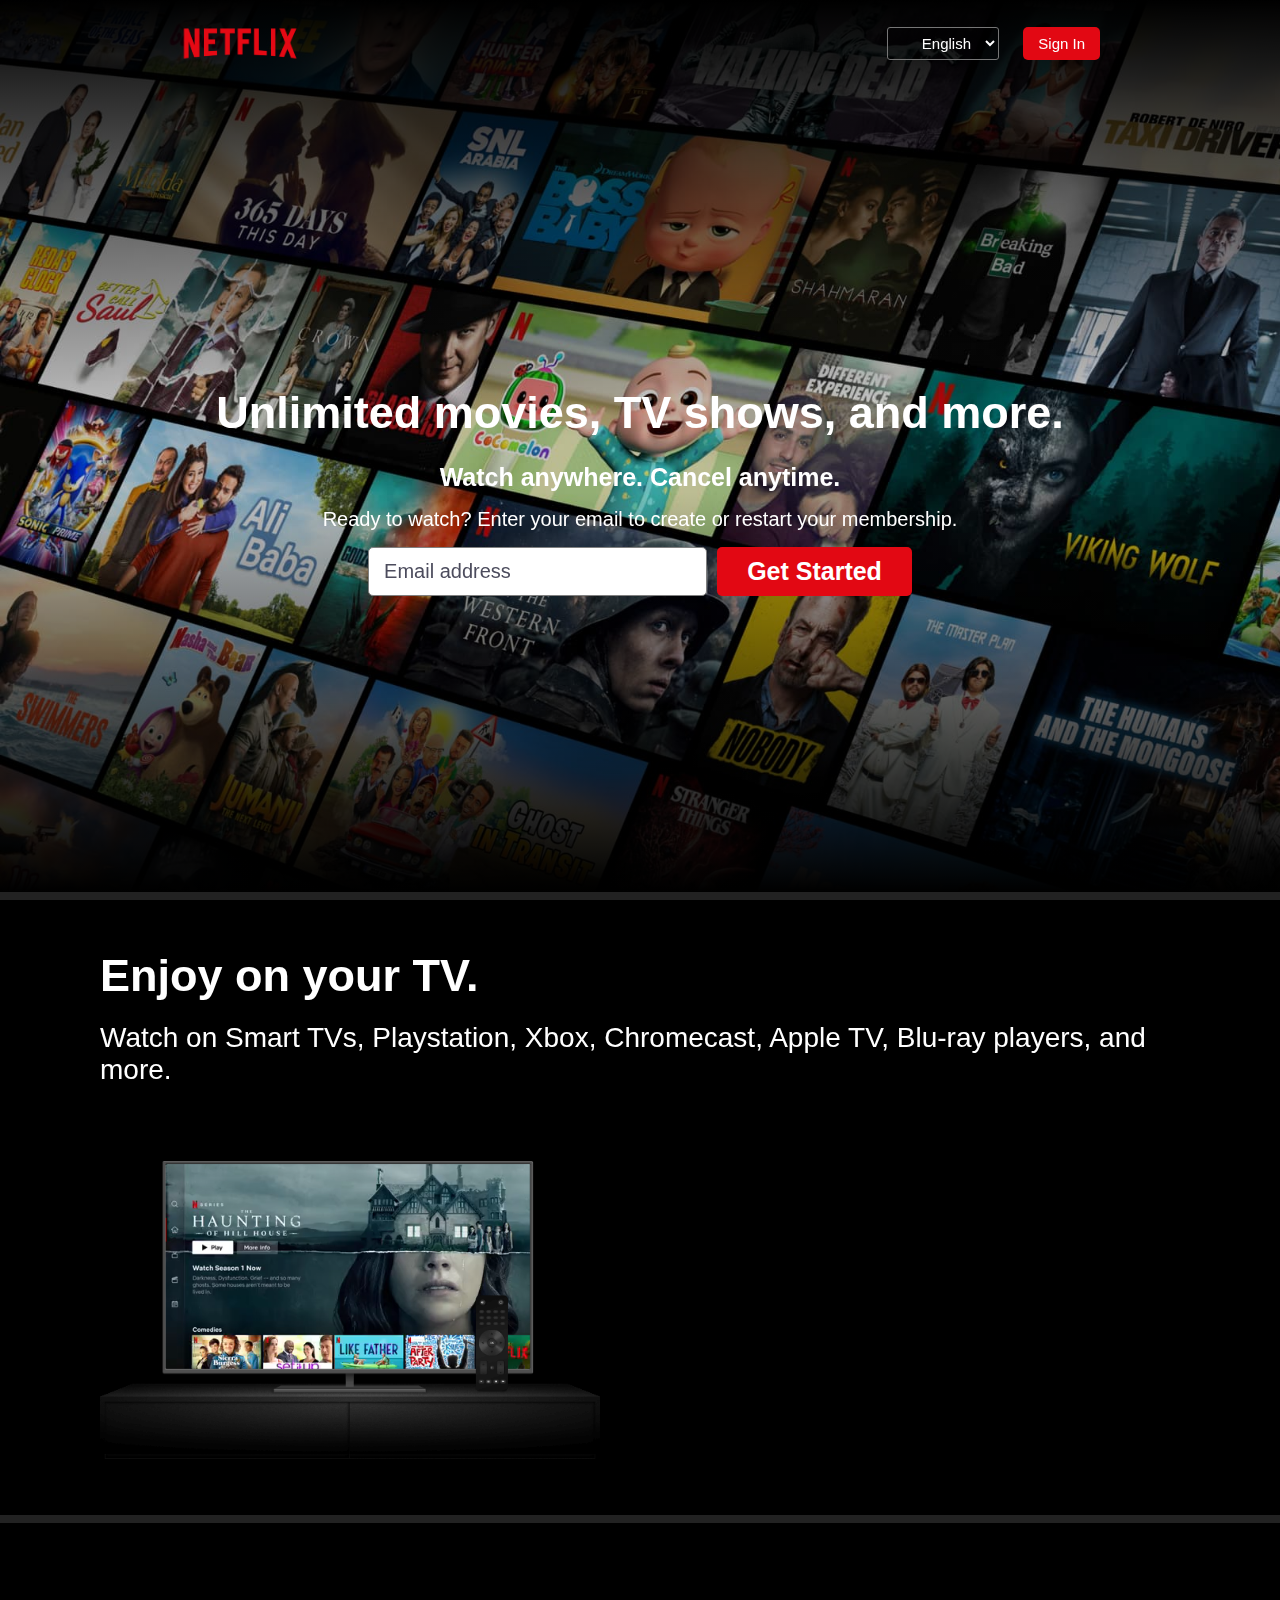
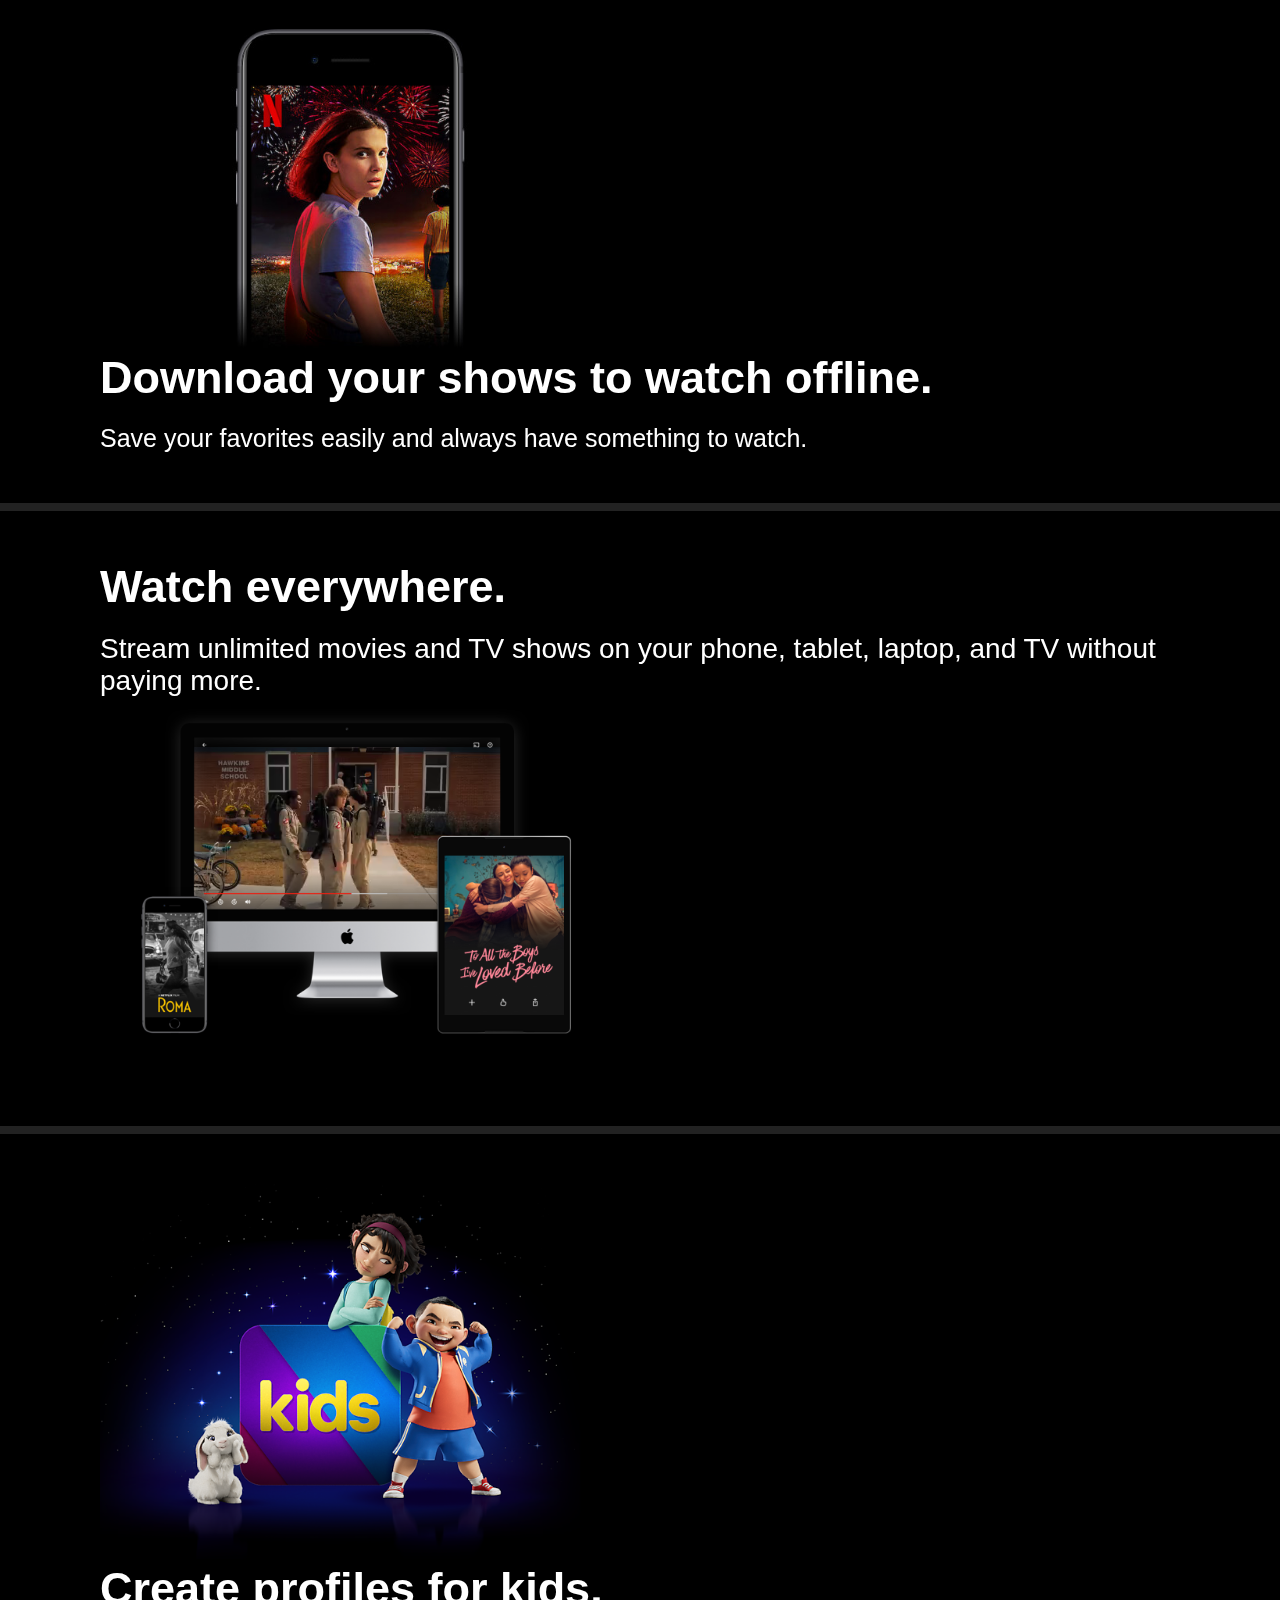
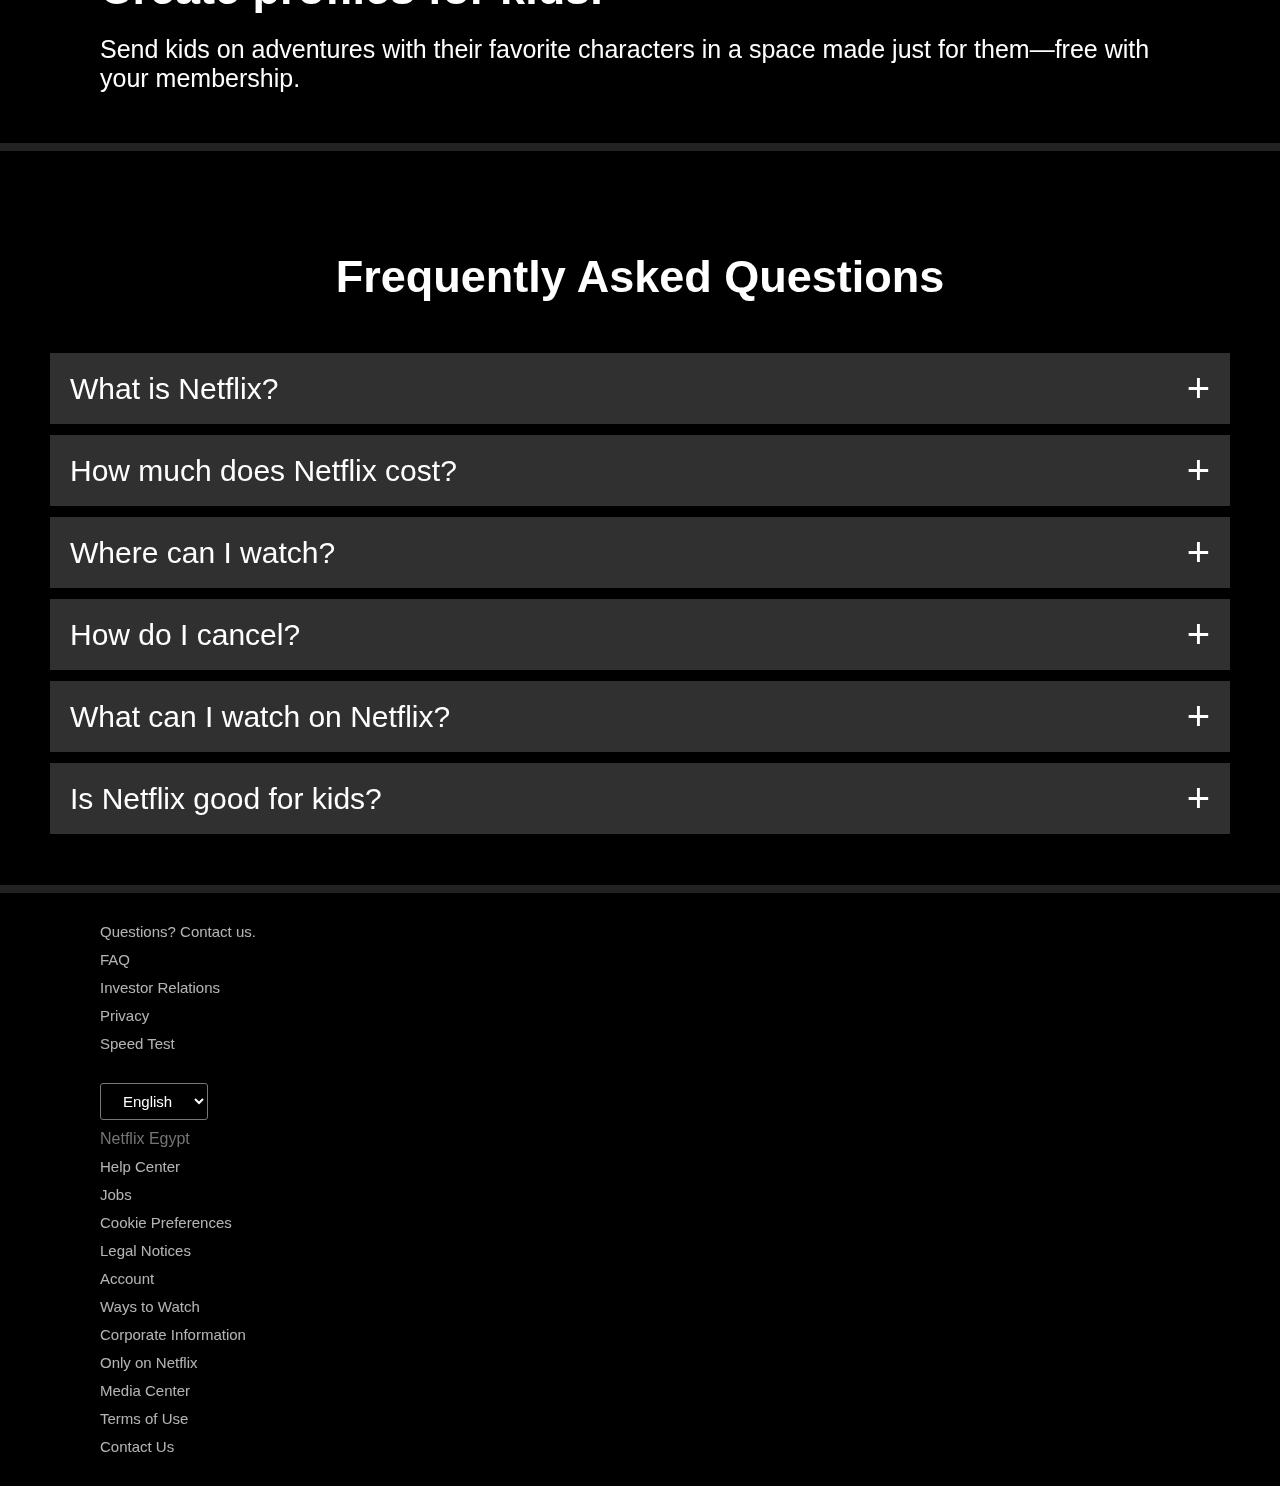
<file: index.html>
<!DOCTYPE html>
<html lang="en">

<head>
    <meta charset="UTF-8">
    <meta http-equiv="X-UA-Compatible" content="IE=edge">
    <meta name="viewport" content="width=device-width, initial-scale=1.0">
    <link rel="shortcut icon" href="images/nficon2016.ico" type="image/x-icon">
    <!-- bootstrap -->
    <link rel="stylesheet" href="https://cdn.jsdelivr.net/npm/bootstrap@4.6.1/dist/css/bootstrap.min.css"
        integrity="sha384-zCbKRCUGaJDkqS1kPbPd7TveP5iyJE0EjAuZQTgFLD2ylzuqKfdKlfG/eSrtxUkn" crossorigin="anonymous">
    <!-- fontawesome  -->
    <link rel="stylesheet" href="https://cdnjs.cloudflare.com/ajax/libs/font-awesome/6.3.0/css/all.min.css"
        integrity="sha512-SzlrxWUlpfuzQ+pcUCosxcglQRNAq/DZjVsC0lE40xsADsfeQoEypE+enwcOiGjk/bSuGGKHEyjSoQ1zVisanQ=="
        crossorigin="anonymous" referrerpolicy="no-referrer" />
        <!-- css  -->
    <link rel="stylesheet" href="css/style.css">
    <title>Netflix</title>
</head>

<body>
    <!-- header  -->
    <header>
        <img src="images/Logonetflix.png" alt="">
        <div class="selectmenu">
            <i class="fa-solid fa-globe"></i>
            <select name="">
                <option value="en">English</option>
                <option value="ar">Arabic</option>
            </select>
            <a href="sign.html">Sign In</a>
        </div>
    </header>
    <!-- first section -->
    <section class="Fsec">

        <div>
            <h2>
                Unlimited movies, TV  shows, and more.
            </h2>
            <h3>
                Watch anywhere. Cancel anytime.
            </h3>
            <p>
                Ready to watch? Enter your email to create or restart your membership.
            </p>
            <form action="">
                <input type="email" name="email" placeholder="Email address">
                <button type="submit">Get Started <i class="fa-solid fa-angle-right"></i></button>
            </form>
        </div>
    </section>

    <!-- second section  -->
    <section class="videoSec container-fluid">
        <div class="row align-items-center">
            <div class="col-lg-6 col-md-12 col-sm-12">
                <div>
                    <h3>Enjoy on your TV.</h3>
                    <p>Watch on Smart TVs, Playstation, Xbox, Chromecast, Apple TV, Blu-ray players, and more.</p>
                </div>
            </div>
            <div class="col-lg-6 col-md-12 col-sm-12">
                <div class="videoSecDiv">
                    <img src="images/tv.png" alt="">
                    <video autoplay muted loop>
                        <source src="images/video-tv-0819.m4v" >
                    </video>

                </div>
            </div>
        </div>
    </section>
    <!-- third section  -->

    <section class="imgSec container-fluid">
        <div>
            <div class="row align-items-center">
                <div class="col-lg-6 col-md-12 col-sm-12">
                    <img src="images/mobile-0819.jpg" alt="">
                </div>
                <div class="col-lg-6 col-md-12 col-sm-12">

                    <div>
                        <h3>Download your shows to watch offline.</h3>
                        <p>Save your favorites easily and always have something to watch.</p>
                    </div>
                </div>
            </div>
        </div>
    </section>
    <!-- fourth section  -->

    <section class="videoSec container-fluid">
        <div class="row align-items-center">
            <div class="col-lg-6 col-md-12 col-sm-12">
                <div>
                    <h3>Watch everywhere.</h3>
                    <p>Stream unlimited movies and TV shows on your phone, tablet, laptop, and TV without paying
                        more.</p>

                </div>
            </div>
            <div class="col-lg-6 col-md-12 col-sm-12">

                <div class="videoSecDiv2">
                    <img src="images/device-pile.png" alt="">
                    <video autoplay muted loop>
                        <source src="images/video-devices.m4v">
                    </video>

                </div>
            </div>
        </div>
    </section>
    <!-- fifth section  -->

    <section class="imgSec container-fluid">
        <div class="row align-items-center">
            <div class="col-lg-6 col-md-12 col-sm-12">
                <img src="images/AAAABdFTpLmANuJpYneLq8L5m7CunMCi8e8Nl4y7xaPVWzG3IeoDoq17egTQAthApKg_4sdRWdwuR8KadWu1frjL3JQImpwq.png"
                    alt="">
            </div>
            <div class="col-lg-6 col-md-12 col-sm-12">

                <div>
                    <h3>Create profiles for kids.</h3>
                    <p>Send kids on adventures with their favorite characters in a space made just for them—free
                        with your
                        membership.</p>
                </div>
            </div>
        </div>

    </section>
    <section class="lastSec">
        <h3>Frequently Asked Questions</h3>
        <div class="list">
            <button class="accordion">What is Netflix?</button>
            <div class="panel">
                <p>
                    Netflix is a streaming service that offers a wide variety of award-winning TV shows, movies, anime,
                    documentaries, and more on thousands of internet-connected devices.
                </p>
            </div>

            <button class="accordion">How much does Netflix cost?</button>
            <div class="panel">
                <p>Watch Netflix on your smartphone, tablet, Smart TV, laptop, or streaming device, all for one fixed
                    monthly fee. Plans range from EGP120 to EGP200 a month. No extra costs, no contracts.</p>
            </div>

            <button class="accordion">Where can I watch?</button>
            <div class="panel">
                <p> Watch anywhere, anytime. Sign in with your Netflix account to watch instantly on the web at
                    netflix.com from your personal computer or on any internet-connected device that offers the Netflix
                    app, including smart TVs, smartphones, tablets, streaming media players and game consoles.

                    You can also download your favorite shows with the iOS, Android, or Windows 10 app. Use downloads to
                    watch while you're on the go and without an internet connection. Take Netflix with you anywhere.
                </p>
            </div>
            <button class="accordion">How do I cancel?</button>
            <div class="panel">
                <p> Netflix is flexible. There are no pesky contracts and no commitments. You can easily cancel your
                    account online in two clicks. There are no cancellation fees – start or stop your account anytime.
                </p>
            </div>
            <button class="accordion">What can I watch on Netflix?</button>
            <div class="panel">
                <p> Netflix has an extensive library of feature films, documentaries, TV shows, anime, award-winning
                    Netflix originals, and more. Watch as much as you want, anytime you want.</p>
            </div>
            <button class="accordion">Is Netflix good for kids?</button>
            <div class="panel">

                <p> The Netflix Kids experience is included in your membership to give parents control while kids enjoy
                    family-friendly TV shows and movies in their own space.

                    Kids profiles come with PIN-protected parental controls that let you restrict the maturity rating of
                    content kids can watch and block specific titles you don’t want kids to see. </p>
            </div>


        </div>
    </section>
    <!-- footer -->
    <footer>
        <div class="container">

            <a href="">Questions? Contact us.</a>
            <div class="row">

                <div class="col-md-3 col-sm-12">
                    <div>
                        <ul>
                            <li><a href="#">FAQ</a> </li>
                            <li><a href="#">Investor Relations</a> </li>
                            <li><a href="#">Privacy</a> </li>
                            <li><a href="#">Speed Test</a> </li>
                            <li>
                                <select name="">
                                    <option value="en">English</option>
                                    <option value="ar">Arabic</option>
                                </select>
                            </li>

                        </ul>

                        <p>Netflix Egypt</p>
                    </div>
                </div>
                <div class="col-md-3 col-sm-12">
                    <ul>
                        <li><a href="#">Help Center</a> </li>
                        <li><a href="#">Jobs</a> </li>
                        <li><a href="#">Cookie Preferences</a> </li>
                        <li><a href="#">Legal Notices</a> </li>

                    </ul>
                </div>
                <div class="col-md-3 col-sm-12">
                    <ul>
                        <li><a href="#">Account</a> </li>
                        <li><a href="#">Ways to Watch</a> </li>
                        <li><a href="#">Corporate Information</a> </li>
                        <li><a href="#">Only on Netflix</a> </li>

                    </ul>
                </div>
                <div class="col-md-3 col-sm-12">
                    <ul>
                        <li><a href="#">Media Center</a> </li>
                        <li><a href="#">Terms of Use</a> </li>
                        <li><a href="#">Contact Us</a> </li>


                    </ul>
                </div>
            </div>
        </div>





    </footer>
    <script src="https://cdn.jsdelivr.net/npm/jquery@3.5.1/dist/jquery.slim.min.js"
        integrity="sha384-DfXdz2htPH0lsSSs5nCTpuj/zy4C+OGpamoFVy38MVBnE+IbbVYUew+OrCXaRkfj"
        crossorigin="anonymous"></script>
    <script src="https://cdn.jsdelivr.net/npm/popper.js@1.16.1/dist/umd/popper.min.js"
        integrity="sha384-9/reFTGAW83EW2RDu2S0VKaIzap3H66lZH81PoYlFhbGU+6BZp6G7niu735Sk7lN"
        crossorigin="anonymous"></script>
    <script src="https://cdn.jsdelivr.net/npm/bootstrap@4.6.1/dist/js/bootstrap.min.js"
        integrity="sha384-VHvPCCyXqtD5DqJeNxl2dtTyhF78xXNXdkwX1CZeRusQfRKp+tA7hAShOK/B/fQ2"
        crossorigin="anonymous"></script>
    <script src="js/main.js"></script>
</body>

</html>
</file>
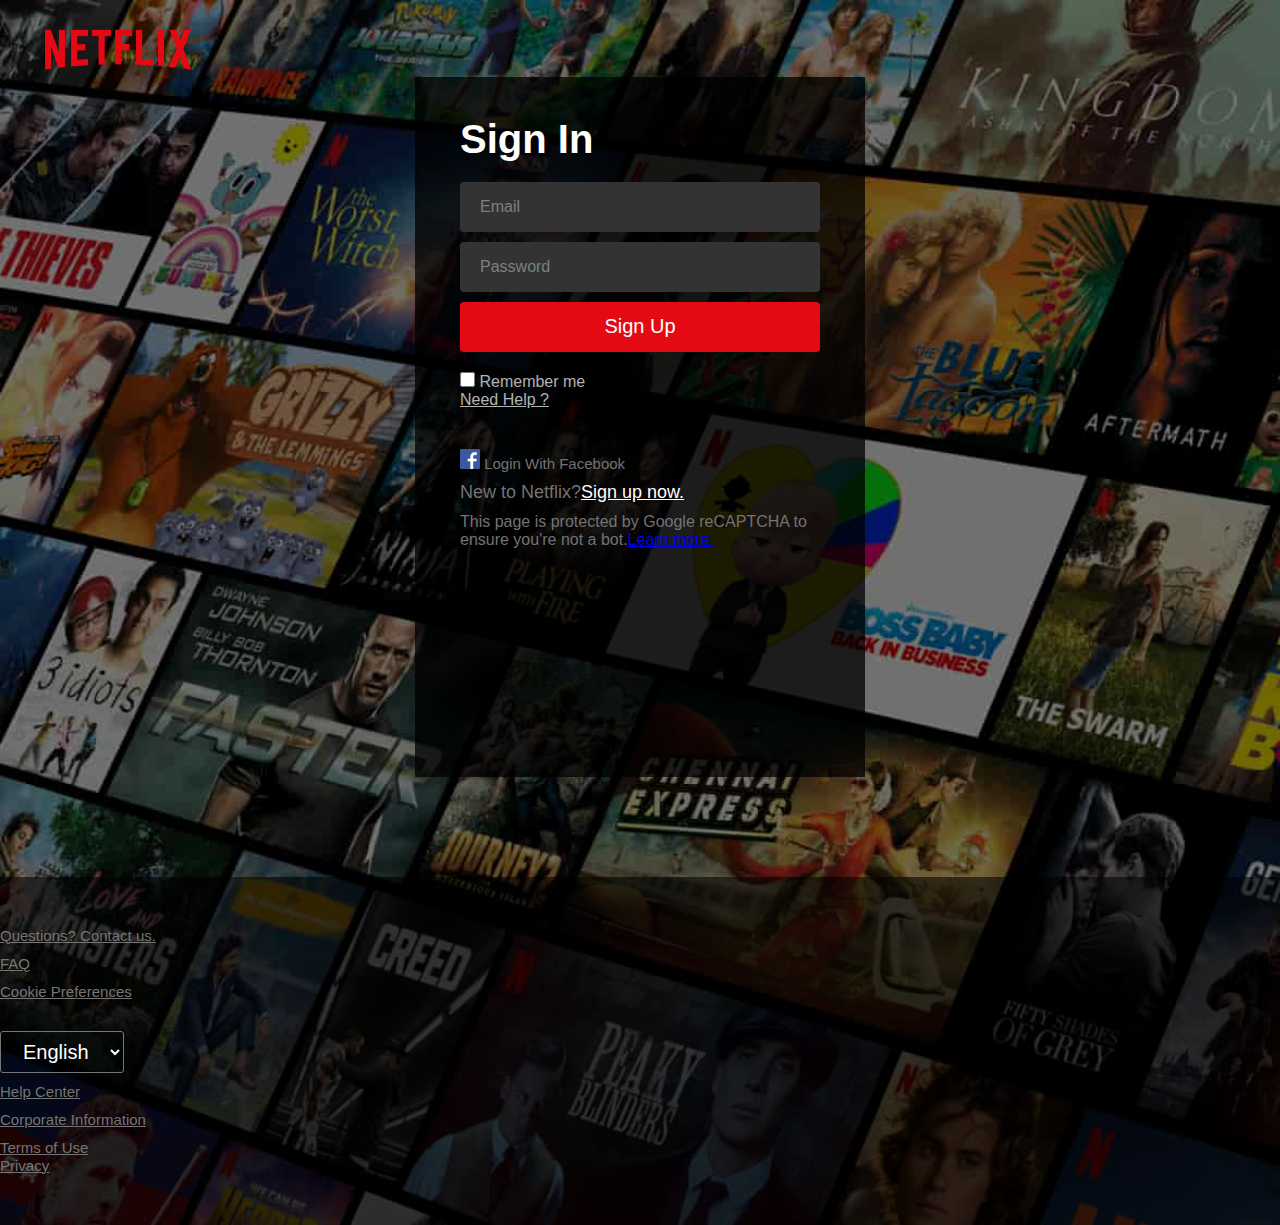
<file: sign.html>
<!DOCTYPE html>
<html lang="en">

<head>
    <meta charset="UTF-8">
    <meta http-equiv="X-UA-Compatible" content="IE=edge">
    <meta name="viewport" content="width=device-width, initial-scale=1.0">
    <link rel="shortcut icon" href="images/netflix_PNG15.png" type="image/x-icon">
    <link rel="stylesheet" href="https://cdn.jsdelivr.net/npm/bootstrap@4.6.1/dist/css/bootstrap.min.css"
        integrity="sha384-zCbKRCUGaJDkqS1kPbPd7TveP5iyJE0EjAuZQTgFLD2ylzuqKfdKlfG/eSrtxUkn" crossorigin="anonymous">

    <link rel="stylesheet" href="css/sign.css">
    <title>Netflix</title>
</head>

<body>


    <section class="mainsection">

        <header>
            <a href="index.html"> <img src="images/Logonetflix.png" alt=""></a>
        </header>
        <div class="maindiv">
            <form method="post" action="main.html" onkeydown="valid();" autocomplete="off">
                <h3>Sign In</h3>
                <input type="email" name="email" id="email" placeholder="Email" required>
                <p id="emailError"></p>
                <input type="password" name="password" id="password" placeholder="Password" required>
                <p id="passwordError"></p>
                <button type="submit" id="submitBtn">Sign Up</button>
                <div class="d-flex justify-content-between signup">
                    <div>
                        <input type="checkbox" name="Rememberme" id="">
                        <label>Remember me</label>
                    </div>
                    <a href="#">Need Help ?</a>
                </div>
                <div class="loginface">
                    <a href=""> <img src="images/FB-f-Logo__blue_57.png" alt=""> Login With Facebook</a>
                </div>
                <div class="signupl">
                    <p>New to Netflix?</p> <a href="index.html">Sign up now.</a>
                </div>

                <p class="learn">This page is protected by Google reCAPTCHA to ensure you're not a bot.<a href="#">Learn
                        more.</a></p>
            </form>
        </div>
    </section>
    <footer>
        <div class="container">
            <a href="">Questions? Contact us.</a>
            <div class="row">
                <div class="col-md-3">
                    <ul>
                        <li><a href="#">FAQ</a></li>
                        <li><a href="#">Cookie Preferences</a></li>
                        <li>
                            <select name="">
                                <option value="en">English</option>
                                <option value="ar">Arabic</option>


                            </select>
                        </li>

                    </ul>

                </div>
                <div class="col-md-3">
                    <ul>
                        <li><a href="#">Help Center</a></li>
                        <li><a href="#">Corporate Information</a></li>

                    </ul>
                </div>
                <div class="col-md-3">
                    <a href="#">Terms of Use</a>
                </div>
                <div class="col-md-3">
                    <a href="#">Privacy</a>

                </div>
            </div>
        </div>
    </footer>
    <script src="https://cdn.jsdelivr.net/npm/jquery@3.5.1/dist/jquery.slim.min.js"
        integrity="sha384-DfXdz2htPH0lsSSs5nCTpuj/zy4C+OGpamoFVy38MVBnE+IbbVYUew+OrCXaRkfj"
        crossorigin="anonymous"></script>
    <script src="https://cdn.jsdelivr.net/npm/popper.js@1.16.1/dist/umd/popper.min.js"
        integrity="sha384-9/reFTGAW83EW2RDu2S0VKaIzap3H66lZH81PoYlFhbGU+6BZp6G7niu735Sk7lN"
        crossorigin="anonymous"></script>
    <script src="https://cdn.jsdelivr.net/npm/bootstrap@4.6.1/dist/js/bootstrap.min.js"
        integrity="sha384-VHvPCCyXqtD5DqJeNxl2dtTyhF78xXNXdkwX1CZeRusQfRKp+tA7hAShOK/B/fQ2"
        crossorigin="anonymous"></script>
    <script src="js/sign.js"></script>
</body>

</html>
</file>
<file: css/style.css>
* {
    margin: 0;
    padding: 0;
    box-sizing: border-box;
}

body {
    background-color: black;
    font-family: Netflix Sans, Helvetica Neue, Segoe UI, Roboto, Ubuntu, sans-serif;
}

header {
    display: flex;
    align-items: center;
    justify-content: space-between;
    padding: 25px 180px 0px;
    position: absolute;
    top: 0;
    left: 0;
    width: 100%;
    z-index: 2;
}

header img {
    width: 13%;
}

header select {
    outline: none;
    background-color: transparent;
    color: white;
    padding: 6px 10px 6px 30px;
    font-size: 15px;
    margin-right: 20px;
    border-radius: 3px;
}

header select:focus {
    outline: 1px solid white;
}


header select option {
    background-color: gray;
}

header .selectmenu {
    position: relative;
}

header .selectmenu .fa-globe {
    color: white;
    position: absolute;
    left: 10px;
    top: 10px;
}

header a {
    padding: 8px 15px;
    font-weight: 500;
    font-size: 15px;
    text-decoration: none;
    background-color: #e20813;
    color: white;
    border-radius: 5px;
}

header a:hover {
    color: white;
    text-decoration: none;
}

/***************first section**********************/
.Fsec {
    min-height: 100vh;
    background-image: url(../images/EG-en-20230206-popsignuptwoweeks-perspective_alpha_website_large.jpg);
    background-size: cover;
    display: flex;
    justify-content: center;
    align-items: center;
    position: relative;
    border-bottom: 8px solid #222;
}

.Fsec::before {
    content: '';
    position: absolute;
    top: 0;
    left: 0;
    width: 100%;
    height: 400px;
    z-index: 1;
    background: linear-gradient(to bottom, #000, transparent);
}

.Fsec::after {
    content: '';
    position: absolute;
    bottom: 0;
    left: 0;
    width: 100%;
    height: 400px;
    z-index: 1;
    background: linear-gradient(to top, #000, transparent);
}

.Fsec div {
    text-align: center;
    z-index: 2;
}

.Fsec h2 {
    font-size: 45px;
    margin-top: 80px;
    color: #fff;
    line-height: 74.5px;
    font-weight: 900;
    letter-spacing: 0;
}

.Fsec h3 {
    font-size: 25px;
    margin: 12px 0px 16px;
    color: white;
}

.Fsec p {
    font-size: 20px;
    margin: 16px 0px;
    color: white;
    font-weight: 500;
}

.Fsec form {
    display: flex;
    justify-content: center;
    align-items: center;
    margin-top: 10px;
}

.Fsec form input[type="email"] {
    padding: 12px 50px 12px 5px;
    width: 40%;
    outline: none;
    border: 1px solid gray;
    font-size: 20px;
    margin-right: 10px;
    border-radius: 5px;
}

.Fsec form input[type="email"]::placeholder {
    color: #4c4c5d;
    font-size: 20px;
    text-indent: 10px;
}

.Fsec form button {
    padding: 10px 30px;
    font-weight: 600;
    border: none;
    background-color: #e20813;
    color: white;
    font-size: 25px;
    border-radius: 5px;

}

/***************second section********************/
.videoSec {
    color: white;
    border-bottom: 8px solid #222;
    padding: 40px 180px;
    text-align: left;
}

.videoSec h3 {
    font-size: 45px;
    font-weight: 900;
}

.videoSec p {
    font-size: 24px;
    font-weight: 400;
    margin-top: 20px;
}

.videoSec .videoSecDiv {
    position: relative;
}

.videoSec .videoSecDiv img {
    width: 600px;
}

.videoSec .videoSecDiv video {
    width: 480px;
    position: absolute;
    top: 70px;
    left: 64px;
    z-index: -1;
}

/************third section***************/
.imgSec {
    color: white;
    border-bottom: 8px solid #222;
    padding: 40px 180px;
}

.imgSec div h3 {
    font-size: 45px;
    font-weight: 900;
}

.imgSec div p {
    font-size: 25px;
    font-weight: 400;
    margin-top: 20px;
}

.imgSec img {
    width: 600px;

}

/*********fourth section************/
.videoSecDiv2 {
    position: relative;
}

.videoSec .videoSecDiv2 img {
    width: 600px;
}

.videoSec .videoSecDiv2 video {
    width: 350px;
    position: absolute;
    top: 50px;
    left: 120px;
    z-index: -1;

}

/********last section**********/
.lastSec {
    padding: 50px 150px;
    border-bottom: 8px solid #222;
}

.lastSec h3 {
    text-align: center;
    color: white;
    font-size: 45px;
    margin: 50px 0;
    font-weight: 900;
}

.list {
    width: 95%;
    margin: auto;
}

.accordion {
    background-color: #303030;
    color: white;
    cursor: pointer;
    padding: 13px 20px;
    width: 100%;
    border: none;
    text-align: left;
    outline: none;
    font-size: 30px;
    transition: 0.4s;
    border-bottom: 1px solid black;
    margin-top: 10px;
    display: flex;
    align-items: center;
    justify-content: space-between;
}

.accordion::after {
    content: '\002B';
    color: white;
    float: right;
    font-size: 40px;
    margin-left: 5px;
}

.active::after {
    content: "\2212";
}

.panel {
    background-color: #303030;
    font-size: 20px;
    padding: 0 20px;
    max-height: 0;
    color: white;
    overflow: hidden;
    transition: max-height 0.2s ease-out;
}

/**************footer****************/
footer {
    padding: 30px 100px;
}

footer a {
    color: rgba(255, 255, 255, 0.7);
    text-decoration: none;
    font-size: 15px;
}

footer a:hover {
    color: rgba(255, 255, 255, 0.7);

}

footer ul li {
    margin-top: 10px;
    list-style: none;
}

footer select {
    outline: none;
    background-color: transparent;
    color: white;
    padding: 8px 18px;
    font-size: 15px;
    margin-right: 20px;
    border-radius: 3px;
    margin-top: 20px;
}

footer select option {
    background-color: gray;
}

footer p {
    color: #757575;
    margin-top: 10px;
}

@media only screen and (max-width:1400px) {

    /***second and fourth section******/
    .videoSec {
        padding: 50px 100px;
    }

    .videoSec .videoSecDiv img {
        width: 500px;
    }

    .videoSec .videoSecDiv video {
        width: 380px;
    }

    .videoSec p {
        font-size: 28px;
    }

    /***fourth section****/

    .videoSec .videoSecDiv2 img {
        width: 500px;
    }

    .videoSec .videoSecDiv2 video {
        width: 320px;
        position: absolute;
        top: 50px;
        left: 90px;
        z-index: -1;

    }

    /****third and fifth section *****/
    .imgSec {
        padding: 50px 100px;
    }

    .imgSec img {
        width: 500px;
    }

    /****last section******/
    .lastSec {
        padding: 50px;

    }

    .list {
        width: 100%;

    }
}

@media only screen and (max-width:992px) {
    header img {
        width: 20%;
    }

    /******first section**********/
    .Fsec h2 {
        font-size: 54px;
    }

    .Fsec h3 {
        font-size: 25px;
    }

    .Fsec p {
        font-size: 15px;
    }

    .Fsec form input[type="email"] {
        padding: 18px 20px;
        font-size: 20px;
    }

    .Fsec form input[type="submit"] {
        padding: 18px 20px;
        font-size: 20px;
    }

    /***second and fourth section******/
    .videoSec {
        padding: 20px;
        text-align: center;
    }

    .videoSec h3 {
        font-size: 35px;
    }

    .videoSec p {
        font-size: 20px;
    }

    /****third and fifth section *****/
    .imgSec {
        text-align: center;
        padding: 50px;
    }

    .imgSec img {
        width: 400px;
    }

    .imgSec h3 {
        font-size: 35px !important;
    }

    .imgSec p {
        font-size: 20px;

    }


}

@media only screen and (max-width: 576px) {
    header {
        padding: 20px 15px 0px;
    }

    header img {
        width: 22%;
    }

    header select {
        width: 50px;
        padding: 6px 10px 6px 30px;
        font-size: 12px;

    }

    .Fsec {
        min-height: 80vh;
    }

    .Fsec div {
        padding: 20px;
    }

    .Fsec h2 {
        font-size: 25px;
        margin-top: 10px;
        line-height: 40px;
    }

    .Fsec h3 {
        font-size: 20px;

    }

    .Fsec p {
        font-size: 20px;
        margin: 20px 0px;
        color: white;
    }

    .Fsec form {
        flex-direction: column;

    }

    .Fsec form input[type="email"] {
        padding: 10px 5px;
        width: 85%;
        margin-bottom: 20px;
        margin-right: 0px;
    }

    .Fsec form button {
        padding: 10px 20px;
        font-size: 18px;
    }

    /***************second section********************/

    .videoSec p {
        font-size: 19px;
    }

    .videoSec .videoSecDiv img {
        width: 300px;
    }

    .videoSec .videoSecDiv video {
        width: 220px;
    }

    .videoSec .videoSecDiv video {
        position: absolute;
        top: 50px;
        left: 54px;
        z-index: -1;
    }

    /************third section***************/
    .imgSec h3 {
        font-size: 30px !important;
    }

    .imgSec .row {
        flex-direction: column-reverse;
    }

    .imgSec img {
        width: 300px;

    }

    /*********fourth section************/


    .videoSec .videoSecDiv2 img {
        width: 300px;
    }

    .videoSec .videoSecDiv2 video {
        width: 190px;
        top: 30px;
        left: 60px;

    }

    /********last sec **************/
    .lastSec {
        padding: 20px;
    }

    .lastSec h3 {

        font-size: 30px;

    }

    .accordion {

        padding: 10px 20px;
        font-size: 18px;
    }


    .panel {
        font-size: 18px;

    }

}



@media only screen and (max-width:1400px) {

    /***second and fourth section******/
    .videoSec {
        padding: 50px 100px;
    }

    .videoSec .videoSecDiv img {
        width: 500px;
    }

    .videoSec .videoSecDiv video {
        width: 380px;
    }

    .videoSec p {
        font-size: 28px;
    }

    /***fourth section****/

    .videoSec .videoSecDiv2 img {
        width: 500px;
    }

    .videoSec .videoSecDiv2 video {
        width: 320px;
        position: absolute;
        top: 50px;
        left: 90px;
        z-index: -1;

    }

    /****third and fifth section *****/
    .imgSec {
        padding: 50px 100px;
    }

    .imgSec img {
        width: 500px;
    }

    /****last section******/
    .lastSec {
        padding: 50px;

    }

    .list {
        width: 100%;

    }
}

@media only screen and (max-width:992px) {
    header img {
        width: 20%;
    }

    /******first section**********/
    .Fsec h2 {
        font-size: 54px;
    }

    .Fsec h3 {
        font-size: 25px;
    }

    .Fsec p {
        font-size: 15px;
    }

    .Fsec form input[type="email"] {
        padding: 18px 20px;
        font-size: 20px;
    }

    .Fsec form input[type="submit"] {
        padding: 18px 20px;
        font-size: 20px;
    }

    /***second and fourth section******/
    .videoSec {
        padding: 20px;
        text-align: center;
    }

    .videoSec h3 {
        font-size: 35px;
    }

    .videoSec p {
        font-size: 20px;
    }

    /****third and fifth section *****/
    .imgSec {
        text-align: center;
        padding: 50px;
    }

    .imgSec img {
        width: 400px;
    }

    .imgSec h3 {
        font-size: 35px !important;
    }

    .imgSec p {
        font-size: 20px;

    }


}

@media only screen and (max-width: 576px) {
    header {
        padding: 20px 15px 0px;
    }

    header img {
        width: 22%;
    }

    header select {
        width: 50px;
        padding: 6px 10px 6px 30px;
        font-size: 12px;

    }

    .Fsec {
        min-height: 80vh;
    }

    .Fsec div {
        padding: 20px;
    }

    .Fsec h2 {
        font-size: 25px;
        margin-top: 10px;
        line-height: 40px;
    }

    .Fsec h3 {
        font-size: 20px;

    }

    .Fsec p {
        font-size: 20px;
        margin: 20px 0px;
        color: white;
    }

    .Fsec form {
        flex-direction: column;

    }

    .Fsec form input[type="email"] {
        padding: 10px 5px;
        width: 85%;
        margin-bottom: 20px;
        margin-right: 0px;
    }

    .Fsec form button {
        padding: 10px 20px;
        font-size: 18px;
    }

    /***************second section********************/

    .videoSec p {
        font-size: 19px;
    }

    .videoSec .videoSecDiv img {
        width: 300px;
    }

    .videoSec .videoSecDiv video {
        width: 220px;
    }

    .videoSec .videoSecDiv video {
        position: absolute;
        top: 50px;
        left: 54px;
        z-index: -1;
    }

    /************third section***************/
    .imgSec h3 {
        font-size: 30px !important;
    }

    .imgSec .row {
        flex-direction: column-reverse;
    }

    .imgSec img {
        width: 300px;

    }

    /*********fourth section************/


    .videoSec .videoSecDiv2 img {
        width: 300px;
    }

    .videoSec .videoSecDiv2 video {
        width: 190px;
        top: 30px;
        left: 60px;

    }

    /********last sec **************/
    .lastSec {
        padding: 20px;
    }

    .lastSec h3 {

        font-size: 30px;

    }

    .accordion {

        padding: 10px 20px;
        font-size: 18px;
    }


    .panel {
        font-size: 18px;

    }

}
</file>
<file: css/sign.css>
@import url('https://fonts.googleapis.com/css2?family=Anton&family=Fruktur&family=Open+Sans:wght@300&family=Press+Start+2P&display=swap');

*{
    margin: 0;
    padding: 0;
    box-sizing: border-box;
}
body{
    font-family: Arial, Helvetica, sans-serif;
    background-image: url(../images/AE-en-20210817-popsignuptwoweeks-perspective_alpha_website_small.jpg);
    background-size: cover;
}
header{
    padding: 25px 40px 0px;
}
header img{
    width: 13%;
}
.mainsection{
    background-color: rgba(0, 0, 0, 0.408);
}
.maindiv{
    display: flex;
    justify-content: center;
}
.mainsection form{
    background-color: rgba(0,0,0,.75);
    width: 450px;   
    padding: 20px 45px 20px;
    height: 700px;
    margin-bottom: 100px;
}
.mainsection form h3{
    font-size: 40px;
    color: white;
    margin: 20px 0;
}
.mainsection form #email,.mainsection form #password{
    height: 50px;
    width: 100%;
    outline: none;
    margin-bottom: 10px;
    background-color: #333;
    border: none;
    border-radius: 4px;
    padding: 16px 20px ;
    line-height: 50px;
    font-size: 16px;
    color: white;
}
.mainsection form #email:focus,.mainsection form #password:focus{
    background-color: #e8f0fe;
    color: black;
}
.mainsection form #email::placeholder,.mainsection form #password::placeholder{
    color: #7a8280;
}
.mainsection form button{
    height: 50px;
    width: 100%;
    font-weight: 400;
    font-size: 20px;
    outline: none;
    background-color: #e50914;
    color: white;
    border: none;
    border-radius: 4px;
}
.mainsection form #emailError,.mainsection form #passwordError{
    font-size: 13px;
    color: #e87c03;
}
.signup{
    margin: 20px 0 40px;
}
.signup input{
    height: 15px;
    width: 15px;
    background-color: #e8f0fe;
}

.signup label{
    color: #b3b3b3;
    font-size: 16px;
    font-weight: 500;
}
.signup a{
    color: #b3b3b3;
    font-size: 16px;
    font-weight: 400;

}
.signup a:hover{
    color: #b3b3b3;

}
.loginface{
    display: flex;
    align-items: baseline;
}
.loginface a{
text-decoration: none;
color: #737373;
font-size: 15px;
}
.loginface a img{
  width: 20px;
}
.signupl{
    display: flex;
    margin: 10px 0;
}
.signupl p{
    color: #737373;
    font-size: 18px;
    font-weight: 400;
}
.signupl a{
    color:white;
    font-size: 18px;
    font-weight: 400;
}
.signupl a:hover{
    color:white;

}
.learn{
    color: #737373;
    font-size: 16px;
}

/************footer***************/
footer{
    padding: 50px 0;
    background-color: rgba(0,0,0,.75);
}
footer ul{
    list-style: none;
}
footer ul li{
    margin: 10px 0;
}
footer a{
    color: #757575;
    font-size: 15px;
}
footer a:hover{
    color: #757575;
}
footer select{
    outline: none;
    background-color: transparent;
    color: white;
    padding: 8px 18px;
    font-size: 20px;
    margin-right: 20px;
    border-radius: 3px;
    margin-top: 20px;
}
footer select option{
    background-color: gray;
}
</file>
